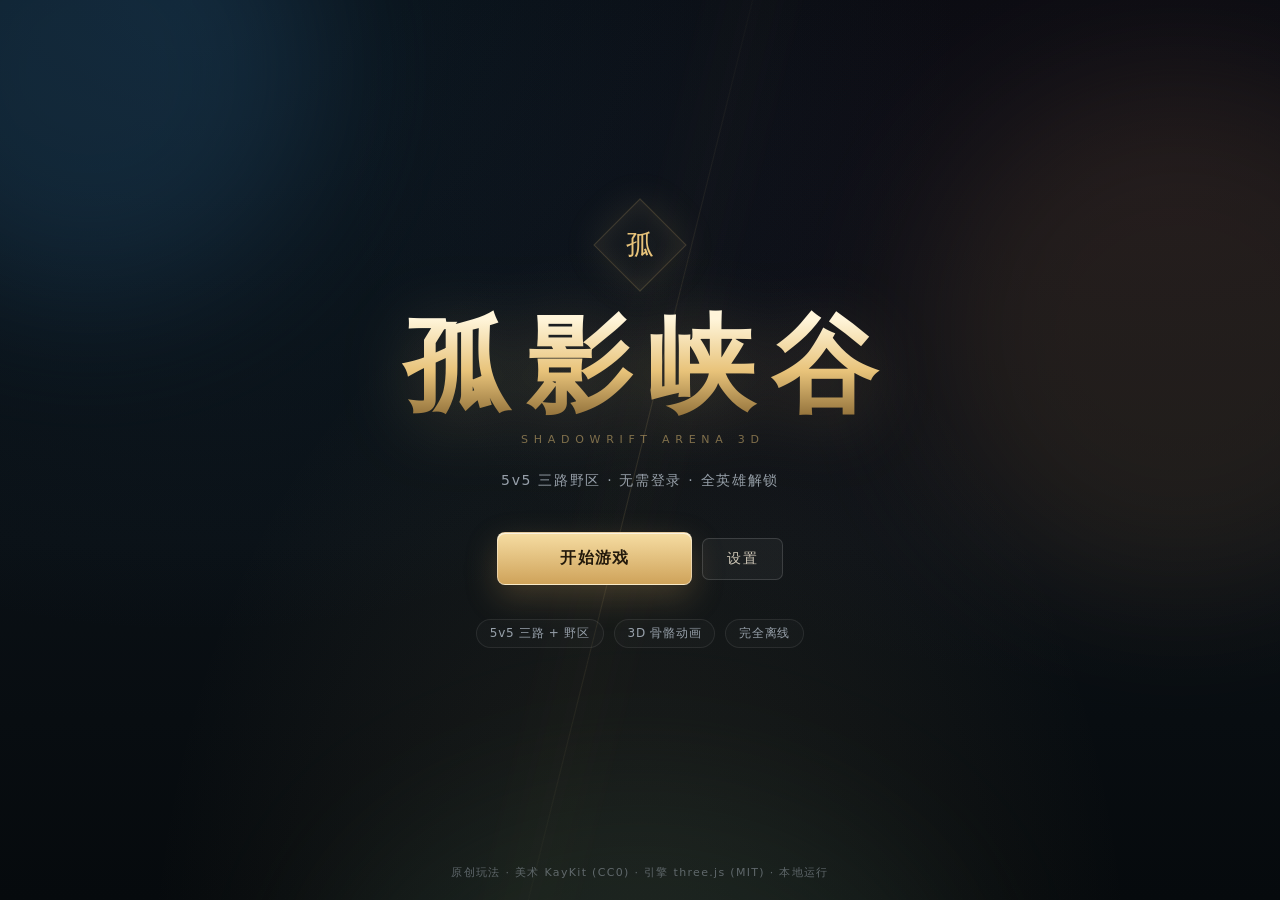
<file: v3/index.html>
<!DOCTYPE html>
<html lang="zh-CN">
<head>
<meta charset="UTF-8">
<meta name="viewport" content="width=device-width, initial-scale=1.0, maximum-scale=1.0, user-scalable=no">
<title>孤影峡谷 3D · 5v5 离线 MOBA</title>
<link rel="icon" href="data:,">
<link rel="stylesheet" href="css/style.css">
<link rel="stylesheet" href="css/hud3d.css">
<link rel="stylesheet" href="css/controls.css">
</head>
<body>
<div id="app">
  <div id="loading" class="loading">
    <div class="loading-card">
      <div class="loading-mark">孤</div>
      <h2>正在载入峡谷</h2>
      <div class="loading-bar"><i id="load-fill"></i></div>
      <p id="load-text">准备 3D 战场…</p>
      <p id="load-hint" class="load-hint">首次载入需要几秒</p>
    </div>
  </div>

  <!-- 主菜单 -->
  <section id="screen-menu" class="screen active">
    <div class="menu-bg">
      <span class="orb o1"></span>
      <span class="orb o2"></span>
      <span class="orb o3"></span>
      <span class="beam"></span>
    </div>
    <div class="menu-content">
      <div class="title-mark"><span>孤</span></div>
      <h1 class="game-title">孤影峡谷</h1>
      <p class="game-sub">SHADOWRIFT ARENA 3D</p>
      <p class="game-tag">5v5 三路野区 · 无需登录 · 全英雄解锁</p>
      <div class="menu-actions">
        <button id="btn-start" class="btn btn-primary" disabled>开始游戏</button>
        <button id="btn-settings-menu" class="btn btn-ghost">设置</button>
      </div>
      <div class="feature-row">
        <span>5v5 三路 + 野区</span>
        <span>3D 骨骼动画</span>
        <span>完全离线</span>
      </div>
    </div>
    <p class="menu-foot">原创玩法 · 美术 KayKit (CC0) · 引擎 three.js (MIT) · 本地运行</p>
  </section>

  <!-- 选人 -->
  <section id="screen-select" class="screen">
    <header class="select-head">
      <button id="btn-back-menu" class="btn btn-ghost">返回</button>
      <div class="select-title">
        <h2>选择英雄</h2>
        <p class="sub">全部英雄已解锁 · 队友与敌人由 AI 补位 · 5v5 三路</p>
      </div>
      <div class="select-head-right">
        <div id="difficulty-group" class="difficulty-group" title="敌方英雄强度">
          <span>难度</span>
          <button data-diff="easy">轻松</button>
          <button data-diff="normal" class="active">标准</button>
          <button data-diff="hard">凶悍</button>
        </div>
        <button id="btn-settings-select" class="btn btn-ghost">设置</button>
        <button id="btn-random" class="btn btn-ghost">随机英雄</button>
        <button id="btn-enter" class="btn btn-primary">进入峡谷</button>
      </div>
    </header>
    <div class="select-body">
      <div class="select-left">
        <div id="hero-preview-panel" class="hero-preview-panel">
          <canvas id="hero-preview"></canvas>
          <span class="preview-label">英雄预览 · 自动展示</span>
        </div>
        <aside id="hero-detail" class="hero-detail"></aside>
      </div>
      <div class="select-right">
        <div id="lineup-preview" class="lineup-preview"></div>
        <div id="hero-grid" class="hero-grid"></div>
        <div class="select-info">
          <div class="info-tile"><b>三路 + 打野</b><span>上中下三路推进，队友与敌人由 AI 补位</span></div>
          <div class="info-tile"><b>暴君争夺</b><span>2:00 刷新，击杀后全队获得强化</span></div>
          <div class="info-tile"><b>推塔规则</b><span>打穿一路内塔后，敌方水晶才可被攻击</span></div>
          <div class="info-tile"><b>操作提示</b><span>摇杆移动 · 点技能施放 · 拖动瞄准 · 普攻锁定</span></div>
        </div>
        <div class="select-footer">
          <span>点击卡片切换英雄</span>
          <span>难度影响敌方属性与反应</span>
          <span>5v5 三路 · 暴君 · 全英雄解锁</span>
        </div>
      </div>
    </div>
  </section>

  <!-- 对局 -->
  <section id="screen-game" class="screen">
    <div id="scene"></div>

    <div class="hud">
      <div class="hud-top">
        <div class="hud-pill" id="hud-timer">0:00</div>
        <div class="hud-pill hud-score">
          <span class="score-blue">0</span>
          <b>:</b>
          <span class="score-red">0</span>
        </div>
        <div class="hud-pill hud-gold">金币 <b id="hud-gold">0</b></div>
        <div class="hud-top-right">
          <div class="minimap-wrap">
            <canvas id="minimap" width="220" height="220"></canvas>
            <span class="minimap-label">Tab / 点击查看战况</span>
          </div>
          <div class="hud-btns">
            <button id="btn-scoreboard" class="hud-btn">战况</button>
            <button id="btn-shop" class="hud-btn">商店<kbd>B</kbd></button>
            <button id="btn-mute" class="hud-btn">音效</button>
            <button id="btn-pause" class="hud-btn">暂停</button>
          </div>
        </div>
      </div>

      <div id="ally-panel" class="ally-panel"></div>
      <div id="killfeed" class="killfeed"></div>
      <div id="kill-banner" class="kill-banner"></div>

      <div class="hud-bottom">
        <div class="hero-plate">
          <div class="hero-avatar" id="hero-avatar">
            <span id="hero-emblem">雷</span>
            <b id="hero-level">1</b>
          </div>
          <div class="hero-bars">
            <div class="hero-name-row">
              <span id="hero-name">雷恩</span>
              <span id="hero-role">上路</span>
            </div>
            <div class="bar hp"><i id="hp-fill"></i><span id="hp-text"></span></div>
            <div class="bar mana"><i id="mana-fill"></i><span id="mana-text"></span></div>
            <div class="bar xp"><i id="xp-fill"></i></div>
          </div>
        </div>

        <div class="skill-dock" id="skill-dock">
          <div class="passive-badge" id="passive-badge">被动</div>
          <button class="skill" data-skill="0">
            <span class="key">Q</span><span class="sname"></span><span class="mana-cost"></span>
            <div class="cd-mask"></div><span class="cd-text"></span>
          </button>
          <button class="skill" data-skill="1">
            <span class="key">W</span><span class="sname"></span><span class="mana-cost"></span>
            <div class="cd-mask"></div><span class="cd-text"></span>
          </button>
          <button class="skill" data-skill="2">
            <span class="key">E</span><span class="sname"></span><span class="mana-cost"></span>
            <div class="cd-mask"></div><span class="cd-text"></span>
          </button>
          <button id="btn-attack" class="attack-btn" aria-label="普攻"><span>普攻</span></button>
        </div>

        <div class="hud-actions">
          <button id="btn-shop-bottom" class="hud-btn">商店 B</button>
          <div class="hint">左键移动/攻击 · Q W E 技能 · 滚轮缩放 · Tab 记分板</div>
        </div>
      </div>

      <div id="joystick" class="joystick">
        <div class="joy-ring"></div>
        <div id="joystick-knob" class="joy-knob"></div>
        <span class="joy-label">移动</span>
      </div>
      <div id="skill-cancel" class="skill-cancel" aria-hidden="true">
        <span class="skill-cancel-icon">×</span>
        <span class="skill-cancel-label">拖到此处取消</span>
      </div>
      <div id="fps-meter" class="fps-meter">60 FPS</div>

      <div id="respawn-banner" class="respawn hidden"></div>
      <div id="toast" class="toast hidden"></div>
    </div>

    <div id="shop-panel" class="shop-panel hidden">
      <div class="panel-head">
        <h3>战场补给</h3>
        <span id="shop-gold">金币 0</span>
        <button id="btn-shop-close" class="close" aria-label="关闭商店">×</button>
      </div>
      <div id="shop-items" class="shop-items"></div>
      <p class="shop-note">升级立即生效 · 最多叠加 5 层</p>
    </div>

    <div id="scoreboard" class="scoreboard hidden">
      <div class="scoreboard-card">
        <div class="panel-head">
          <h3>战况</h3>
          <span class="scoreboard-tip">按住 Tab 查看 · 松开关闭</span>
        </div>
        <div id="scoreboard-body"></div>
      </div>
    </div>

    <div id="pause-overlay" class="overlay hidden">
      <div class="overlay-card">
        <h2>暂停</h2>
        <p class="muted">5v5 · 三路战场暂时停歇</p>
        <div class="overlay-actions">
          <button id="btn-resume" class="btn btn-primary">继续游戏</button>
          <button id="btn-restart" class="btn btn-ghost">重新开始</button>
          <button id="btn-quit" class="btn btn-ghost">返回选人</button>
          <button id="btn-settings-pause" class="btn btn-ghost">设置</button>
          <button id="btn-sound" class="btn btn-ghost">音效：开</button>
          <button id="btn-quality" class="btn btn-ghost">画质：高清</button>
        </div>
      </div>
    </div>

    <div id="result-overlay" class="overlay hidden">
      <div class="overlay-card result-card">
        <h2 id="result-title">胜利</h2>
        <p id="result-sub" class="muted"></p>
        <div id="result-stats" class="result-stats"></div>
        <div class="overlay-actions">
          <button id="btn-again" class="btn btn-primary">再来一局</button>
          <button id="btn-result-select" class="btn btn-ghost">返回选人</button>
        </div>
      </div>
    </div>
  </section>
</div>

<div id="settings-overlay" class="settings-overlay hidden">
  <div class="settings-card">
    <div class="settings-head">
      <h2>设置</h2>
      <span class="muted">修改会立即生效并保存在本机</span>
      <button id="btn-settings-close" class="close" aria-label="关闭设置">×</button>
    </div>
    <div id="settings-body" class="settings-body"></div>
    <div class="settings-foot">
      <button id="btn-settings-reset" class="btn btn-ghost">恢复默认</button>
      <button id="btn-settings-done" class="btn btn-primary">完成</button>
    </div>
  </div>
</div>

<div id="layout-editor" class="layout-editor hidden">
  <div class="layout-bar">
    <div class="layout-copy">
      <b>自定义按键位置</b>
      <span>拖动摇杆、技能区或普攻键调整位置 · 松手即保存 · 对局暂停中</span>
    </div>
    <div class="layout-actions">
      <button id="btn-layout-reset" class="btn btn-ghost">重置位置</button>
      <button id="btn-layout-done" class="btn btn-primary">完成调整</button>
    </div>
  </div>
</div>

<script src="vendor/three.min.js"></script>
<script src="vendor/GLTFLoader.js"></script>
<script src="vendor/SkeletonUtils.js"></script>
<script src="js/data.js"></script>
<script src="js/utils.js"></script>
<script src="js/audio.js"></script>
<script src="js/settings.js"></script>
<script src="js/assets.js"></script>
<script src="js/preview.js"></script>
<script src="js/portraits.js"></script>
<script src="js/view.js"></script>
<script src="js/vfx3d.js"></script>
<script src="js/entities.js"></script>
<script src="js/ai.js"></script>
<script src="js/game.js"></script>
<script src="js/ui.js"></script>
<script src="js/touch-ui.js"></script>
<script src="js/main.js"></script>
</body>
</html>
</file>
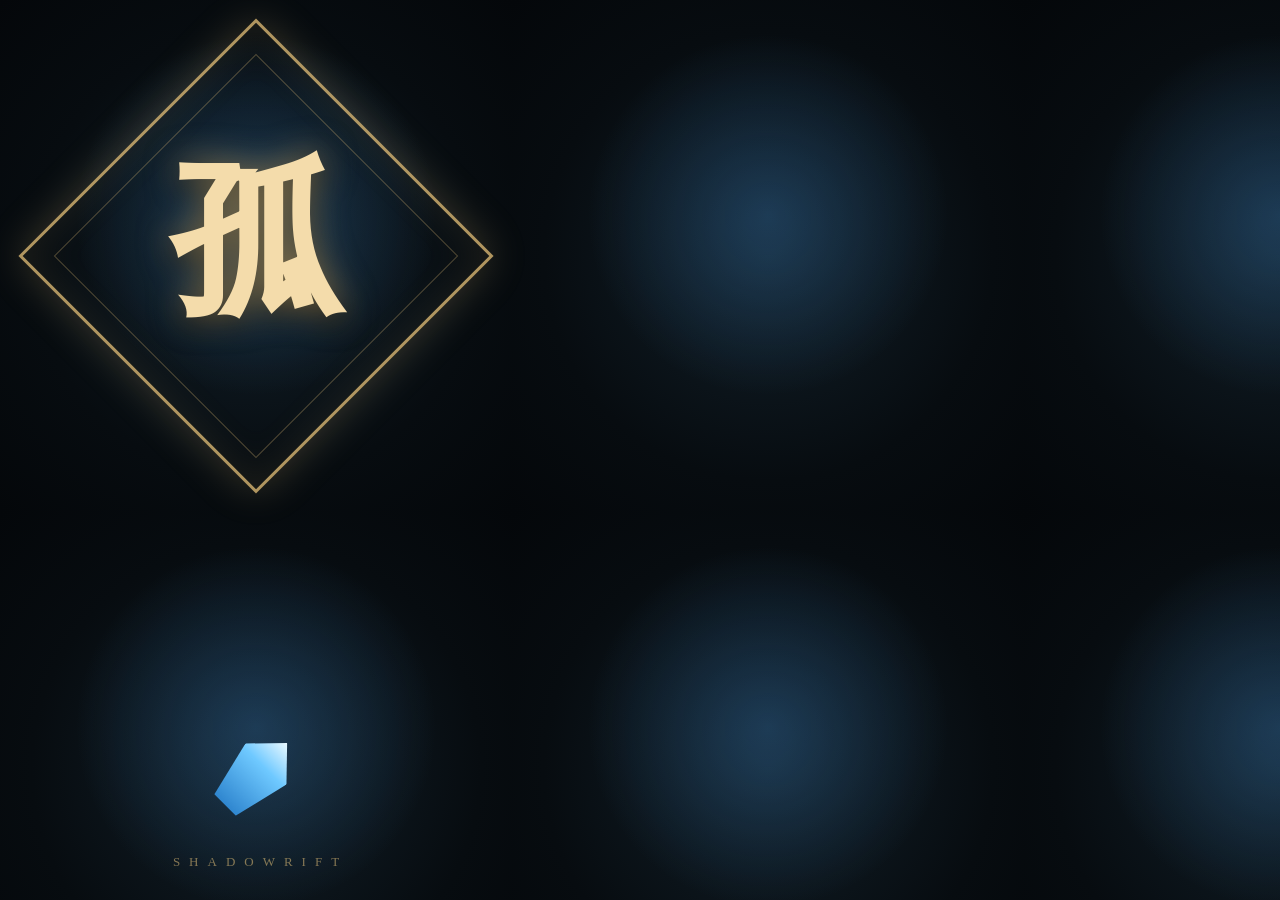
<file: android/icon.html>
<!DOCTYPE html>
<html>
<head>
<meta charset="UTF-8">
<style>
  * { margin: 0; padding: 0; box-sizing: border-box; }
  html, body { width: 512px; height: 512px; overflow: hidden; }
  body {
    background:
      radial-gradient(circle at 50% 42%, rgba(74,168,255,0.22), transparent 46%),
      radial-gradient(circle at 50% 50%, #12202a 0%, #070c10 62%, #04070a 100%);
    display: grid; place-items: center;
    font-family: "Microsoft YaHei", serif;
  }
  .diamond {
    position: absolute; width: 336px; height: 336px;
    border: 3px solid rgba(232,195,122,0.75);
    transform: rotate(45deg);
    box-shadow: 0 0 42px rgba(232,195,122,0.22), inset 0 0 42px rgba(232,195,122,0.1);
  }
  .diamond::after {
    content: ''; position: absolute; inset: 22px;
    border: 1px solid rgba(232,195,122,0.3);
  }
  .char {
    position: relative; z-index: 2;
    font-size: 172px; font-weight: 800; color: #f4dcab;
    text-shadow: 0 0 34px rgba(232,195,122,0.55), 0 8px 26px rgba(0,0,0,0.8);
    transform: translateY(-14px);
  }
  .crystal {
    position: absolute; width: 58px; height: 88px; bottom: 82px;
    background: linear-gradient(180deg, #eaf9ff, #6fc9ff 38%, #2f86cf);
    clip-path: polygon(50% 0, 100% 34%, 76% 100%, 24% 100%, 0 34%);
    filter: drop-shadow(0 0 22px rgba(90,200,255,0.8));
    transform: rotate(45deg);
  }
  .sub {
    position: absolute; bottom: 30px; z-index: 2;
    font-size: 13px; letter-spacing: 9px; padding-left: 9px;
    color: rgba(232,195,122,0.55);
  }
</style>
</head>
<body>
  <div class="diamond"></div>
  <div class="char">孤</div>
  <div class="crystal"></div>
  <div class="sub">SHADOWRIFT</div>
</body>
</html>
</file>
<file: v3/css/style.css>
:root {
  --gold: #e8c37a;
  --gold-strong: #ffdd98;
  --text: #e9e2d3;
  --muted: #97a0aa;
  --line: rgba(232, 195, 122, 0.2);
  --blue: #4aa8ff;
  --red: #ff5f6d;
}

* { box-sizing: border-box; margin: 0; padding: 0; }
html, body, #app { height: 100%; }
body {
  font-family: "Microsoft YaHei UI", "Microsoft YaHei", "PingFang SC", system-ui, sans-serif;
  background: #070b0f;
  color: var(--text);
  overflow: hidden;
  -webkit-font-smoothing: antialiased;
  user-select: none;
}
button { font-family: inherit; }
.hidden { display: none !important; }

.screen { position: absolute; inset: 0; display: none; }
.screen.active { display: block; }

/* ---------- 通用按钮 ---------- */
.btn {
  border: 1px solid rgba(255, 255, 255, 0.14);
  background: rgba(255, 255, 255, 0.04);
  color: var(--text);
  padding: 11px 24px;
  border-radius: 7px;
  font-size: 14px;
  letter-spacing: 0.08em;
  cursor: pointer;
  transition: transform 0.15s ease, border-color 0.15s ease, background 0.15s ease;
}
.btn:hover { border-color: rgba(232, 195, 122, 0.5); }
.btn:active { transform: translateY(1px); }
.btn-primary {
  background: linear-gradient(180deg, #f6dda3, #cfa35a);
  color: #241a0c;
  font-weight: 700;
  border: 1px solid rgba(255, 255, 255, 0.4);
  box-shadow: 0 12px 32px rgba(202, 161, 92, 0.25), inset 0 1px 0 rgba(255, 255, 255, 0.65);
}
.btn-primary:hover { filter: brightness(1.06); border-color: rgba(255, 255, 255, 0.55); }
.btn-ghost { color: #cfc7b7; }

/* ---------- 主菜单 ---------- */
#screen-menu {
  background:
    radial-gradient(ellipse at 50% 115%, rgba(232, 195, 122, 0.1), transparent 55%),
    radial-gradient(ellipse at 15% 0%, rgba(50, 110, 160, 0.16), transparent 50%),
    radial-gradient(ellipse at 90% 20%, rgba(120, 60, 120, 0.1), transparent 50%),
    linear-gradient(180deg, #05090c, #0a1015 60%, #060a0d);
  overflow: hidden;
}
.menu-bg { position: absolute; inset: 0; pointer-events: none; }
.orb {
  position: absolute; border-radius: 50%; filter: blur(70px); opacity: 0.4;
  animation: orbFloat 16s ease-in-out infinite alternate;
}
.o1 { width: 460px; height: 460px; left: -140px; top: -160px; background: rgba(45, 105, 150, 0.55); }
.o2 { width: 520px; height: 520px; right: -160px; top: 8%; background: rgba(150, 110, 50, 0.35); animation-delay: -5s; }
.o3 { width: 620px; height: 420px; left: 50%; bottom: -300px; transform: translateX(-50%); background: rgba(45, 80, 70, 0.5); animation-delay: -9s; }
@keyframes orbFloat {
  from { transform: translate3d(0, 0, 0) scale(1); }
  to { transform: translate3d(30px, -26px, 0) scale(1.08); }
}
.beam {
  position: absolute; left: 50%; top: -20%; width: 1px; height: 140%;
  background: linear-gradient(180deg, transparent, rgba(232, 195, 122, 0.25), transparent);
  box-shadow: 0 0 60px 20px rgba(232, 195, 122, 0.05);
  transform: rotate(14deg);
  opacity: 0.6;
}
.menu-content {
  position: relative; z-index: 2; height: 100%;
  display: flex; flex-direction: column; align-items: center; justify-content: center;
  gap: 12px; text-align: center; padding: 40px 24px 80px;
}
.title-mark {
  width: 66px; height: 66px; border: 1px solid var(--line);
  display: grid; place-items: center; transform: rotate(45deg);
  margin-bottom: 20px; background: rgba(232, 195, 122, 0.04);
  box-shadow: 0 0 40px rgba(232, 195, 122, 0.12), inset 0 0 22px rgba(232, 195, 122, 0.08);
}
.title-mark span { transform: rotate(-45deg); font-size: 28px; color: var(--gold); letter-spacing: 0; }
.game-title {
  font-size: clamp(54px, 8.4vw, 106px);
  font-weight: 800;
  letter-spacing: 0.16em;
  padding-left: 0.16em;
  line-height: 1.05;
  background: linear-gradient(180deg, #fff5da 8%, #e8c37a 55%, #8a6a35 100%);
  -webkit-background-clip: text; background-clip: text; color: transparent;
  filter: drop-shadow(0 10px 36px rgba(232, 195, 122, 0.22));
}
.game-sub { letter-spacing: 0.52em; padding-left: 0.52em; color: rgba(232, 195, 122, 0.5); font-size: 11px; }
.game-tag { margin-top: 14px; color: var(--muted); font-size: 14px; letter-spacing: 0.12em; }
.menu-actions { margin-top: 30px; }
.menu-actions .btn-primary { padding: 15px 62px; font-size: 16px; border-radius: 8px; }
.feature-row { display: flex; gap: 10px; margin-top: 22px; flex-wrap: wrap; justify-content: center; }
.feature-row span {
  border: 1px solid rgba(255, 255, 255, 0.08); background: rgba(255, 255, 255, 0.02);
  padding: 5px 13px; border-radius: 999px; font-size: 12px; color: var(--muted); letter-spacing: 0.06em;
}
.menu-foot {
  position: absolute; bottom: 20px; left: 0; right: 0; text-align: center;
  font-size: 11px; letter-spacing: 0.12em; color: rgba(151, 160, 170, 0.55);
}

/* ---------- 选人 ---------- */
#screen-select {
  background:
    radial-gradient(ellipse at 12% 0%, rgba(74, 168, 255, 0.09), transparent 45%),
    radial-gradient(ellipse at 90% 95%, rgba(232, 195, 122, 0.06), transparent 45%),
    #0a0f14;
  overflow-y: auto;
}
.select-head {
  position: sticky; top: 0; z-index: 5;
  display: flex; align-items: center; justify-content: space-between; gap: 18px;
  padding: 18px 34px;
  border-bottom: 1px solid rgba(255, 255, 255, 0.06);
  background: rgba(8, 13, 18, 0.82);
  backdrop-filter: blur(14px);
}
.select-title h2 { font-size: 21px; letter-spacing: 0.16em; font-weight: 700; }
.select-title .sub { font-size: 11px; color: var(--muted); margin-top: 4px; letter-spacing: 0.08em; }
.select-head-right { display: flex; gap: 10px; align-items: center; }
.select-head-right .btn-primary { padding: 11px 30px; }
.select-body {
  display: grid; grid-template-columns: 390px 1fr; gap: 22px;
  max-width: 1460px; margin: 0 auto; padding: 24px 34px 48px;
}
.hero-detail {
  position: sticky; top: 96px; align-self: start;
  border: 1px solid rgba(255, 255, 255, 0.07);
  border-radius: 16px;
  padding: 24px;
  background: linear-gradient(165deg, rgba(27, 34, 42, 0.85), rgba(11, 15, 20, 0.94));
  box-shadow: 0 30px 80px rgba(0, 0, 0, 0.35);
}
.detail-head { display: flex; gap: 16px; align-items: center; }
.detail-emblem {
  width: 70px; height: 70px; border-radius: 50%; flex: none;
  display: grid; place-items: center; font-size: 28px; font-weight: 700; color: #fff;
  background: radial-gradient(circle at 30% 22%, var(--c, #ff9d3d), #111820 130%);
  border: 2px solid rgba(255, 255, 255, 0.25);
  box-shadow: 0 10px 30px rgba(0, 0, 0, 0.45), inset 0 0 22px rgba(255, 255, 255, 0.08);
}
.detail-head h2 { font-size: 28px; letter-spacing: 0.08em; }
.detail-head p { font-size: 12px; color: var(--muted); margin-top: 5px; letter-spacing: 0.06em; }
.lore { margin: 16px 0; font-size: 12px; line-height: 1.8; color: rgba(207, 199, 183, 0.7); }
.detail-meta { display: flex; flex-direction: column; gap: 7px; margin-bottom: 18px; }
.meta-line { display: flex; align-items: center; gap: 12px; font-size: 11px; color: var(--muted); }
.meta-line > span { width: 30px; flex: none; letter-spacing: 0.06em; }
.pips { display: flex; gap: 4px; flex: 1; }
.pips i { height: 5px; flex: 1; border-radius: 3px; background: rgba(255, 255, 255, 0.07); }
.pips i.on { background: linear-gradient(90deg, #d9b06a, #f2d9a2); box-shadow: 0 0 8px rgba(232, 195, 122, 0.25); }
.detail-nums {
  display: grid; grid-template-columns: repeat(4, 1fr); gap: 8px;
  border-top: 1px solid rgba(255, 255, 255, 0.06);
  border-bottom: 1px solid rgba(255, 255, 255, 0.06);
  padding: 12px 0; margin-bottom: 16px;
}
.detail-nums div { text-align: center; }
.detail-nums b { display: block; font-size: 16px; color: #f0e3c8; font-weight: 600; }
.detail-nums span { font-size: 10px; color: var(--muted); letter-spacing: 0.08em; }
.passive-block {
  background: rgba(232, 195, 122, 0.045);
  border: 1px solid rgba(232, 195, 122, 0.14);
  border-radius: 9px; padding: 11px 13px; margin-bottom: 14px;
}
.passive-block b { font-size: 12px; color: var(--gold); letter-spacing: 0.06em; }
.passive-block p { font-size: 11px; color: rgba(207, 199, 183, 0.75); line-height: 1.7; margin-top: 4px; }
.skill-row { display: flex; gap: 11px; padding: 9px 0; border-top: 1px dashed rgba(255, 255, 255, 0.05); }
.skill-row:first-child { border-top: none; }
.skill-key {
  width: 28px; height: 28px; flex: none; border-radius: 7px;
  display: grid; place-items: center; font-size: 12px; font-weight: 700;
  color: var(--gold); border: 1px solid rgba(232, 195, 122, 0.3); background: rgba(232, 195, 122, 0.06);
}
.skill-row .skill-body b { font-size: 12px; letter-spacing: 0.04em; }
.skill-row .skill-body p { font-size: 11px; line-height: 1.7; color: rgba(207, 199, 183, 0.7); margin-top: 3px; }
.skill-row .skill-body .cd-info { font-size: 10px; color: rgba(151, 160, 170, 0.7); letter-spacing: 0.05em; }
.detail-note { margin-top: 14px; font-size: 10px; color: rgba(151, 160, 170, 0.6); text-align: center; letter-spacing: 0.08em; }

.hero-grid { display: grid; grid-template-columns: repeat(4, minmax(160px, 1fr)); gap: 14px; align-content: start; }
.hero-card {
  position: relative; overflow: hidden;
  display: flex; flex-direction: column; align-items: stretch;
  text-align: left; color: var(--text); cursor: pointer;
  border: 1px solid rgba(255, 255, 255, 0.07);
  border-radius: 14px; padding: 18px;
  background: linear-gradient(160deg, rgba(31, 39, 47, 0.6), rgba(12, 17, 22, 0.92));
  transition: transform 0.18s ease, border-color 0.18s ease, box-shadow 0.18s ease;
}
.hero-card::before {
  content: ''; position: absolute; inset: 0; pointer-events: none;
  background: radial-gradient(circle at 88% 0%, var(--c, #fff), transparent 52%);
  opacity: 0.13;
}
.hero-card:hover { transform: translateY(-4px); border-color: rgba(232, 195, 122, 0.35); }
.hero-card.selected {
  border-color: var(--gold);
  box-shadow: 0 0 0 1px rgba(232, 195, 122, 0.4), 0 20px 50px rgba(0, 0, 0, 0.45);
}
.hero-card.selected::after {
  content: '已选择'; position: absolute; top: 12px; right: 12px;
  font-size: 9px; letter-spacing: 0.1em; color: #241a0c;
  background: linear-gradient(180deg, #f2d9a2, #cfa35a);
  padding: 3px 8px; border-radius: 999px; font-weight: 700;
}
.card-top { display: flex; gap: 13px; align-items: center; }
.card-emblem {
  width: 54px; height: 54px; flex: none; border-radius: 50%;
  display: grid; place-items: center; font-size: 22px; font-weight: 700; color: #fff;
  background: radial-gradient(circle at 30% 22%, var(--c, #fff), #10161c 130%);
  border: 2px solid rgba(255, 255, 255, 0.22);
  box-shadow: 0 8px 22px rgba(0, 0, 0, 0.4);
}
.card-name { font-size: 17px; letter-spacing: 0.06em; font-weight: 700; }
.card-name em { font-style: normal; font-size: 11px; color: var(--muted); margin-left: 7px; letter-spacing: 0.04em; font-weight: 400; }
.role-chip {
  display: inline-block; margin-top: 5px; font-size: 10px; letter-spacing: 0.1em;
  color: var(--gold); border: 1px solid rgba(232, 195, 122, 0.25);
  background: rgba(232, 195, 122, 0.05); padding: 2px 8px; border-radius: 999px;
}
.card-stats { margin-top: 14px; display: flex; flex-direction: column; gap: 6px; }
.card-stat-line { display: flex; align-items: center; gap: 9px; font-size: 9px; color: rgba(151, 160, 170, 0.8); letter-spacing: 0.06em; }
.card-stat-line > span { width: 26px; }
.card-stat-line .pips i { height: 3px; }
.card-skillline { margin-top: 13px; padding-top: 11px; border-top: 1px dashed rgba(255, 255, 255, 0.06); font-size: 10px; color: rgba(207, 199, 183, 0.55); letter-spacing: 0.04em; white-space: nowrap; overflow: hidden; text-overflow: ellipsis; }

/* ---------- 对局 ---------- */
#screen-game { background: #05080a; overflow: hidden; }
#game-canvas { position: absolute; inset: 0; width: 100%; height: 100%; display: block; cursor: crosshair; touch-action: none; }

.hud { position: absolute; inset: 0; pointer-events: none; z-index: 2; }
.hud button { pointer-events: auto; }
.hud-top { position: absolute; top: 14px; left: 16px; right: 16px; display: flex; align-items: flex-start; gap: 8px; }
.hud-pill {
  background: rgba(7, 11, 15, 0.72); border: 1px solid rgba(255, 255, 255, 0.08);
  backdrop-filter: blur(8px); padding: 7px 13px; border-radius: 8px;
  color: #dfd6c5; letter-spacing: 0.08em; font-size: 12px;
}
.hud-score b { color: var(--gold-strong); font-size: 14px; margin: 0 3px; }
.hud-gold b { color: #ffd166; }
.hud-top-right { margin-left: auto; display: flex; align-items: center; gap: 8px; }
.hud-btn {
  background: rgba(9, 14, 19, 0.82); color: var(--text);
  border: 1px solid rgba(255, 255, 255, 0.13); border-radius: 8px;
  padding: 8px 12px; font-size: 12px; letter-spacing: 0.05em; cursor: pointer;
  backdrop-filter: blur(8px);
}
.hud-btn:hover { border-color: rgba(232, 195, 122, 0.45); color: var(--gold-strong); }
kbd {
  font-family: inherit; font-size: 9px; border: 1px solid rgba(255, 255, 255, 0.2);
  border-radius: 3px; padding: 0 4px; margin-left: 5px; color: var(--muted);
}
.enemy-chip {
  display: flex; flex-direction: column; gap: 4px;
  background: rgba(30, 10, 12, 0.66); border: 1px solid rgba(255, 92, 92, 0.25);
  padding: 6px 10px; border-radius: 8px; min-width: 132px;
  font-size: 10px; color: #ffc9c9; letter-spacing: 0.04em;
}
.enemy-hp { height: 3px; background: rgba(0, 0, 0, 0.65); border-radius: 2px; overflow: hidden; }
.enemy-hp i { display: block; height: 100%; width: 100%; background: linear-gradient(90deg, #b33, #ff6b6b); transition: width 0.15s linear; }

.hud-bottom { position: absolute; left: 16px; right: 16px; bottom: 14px; display: flex; align-items: flex-end; gap: 16px; }
.hero-plate {
  display: flex; gap: 12px; align-items: center; min-width: 316px;
  background: linear-gradient(180deg, rgba(13, 19, 25, 0.88), rgba(7, 11, 15, 0.92));
  border: 1px solid rgba(255, 255, 255, 0.08); border-radius: 14px;
  padding: 12px 15px; backdrop-filter: blur(8px);
}
.hero-avatar {
  position: relative; width: 60px; height: 60px; flex: none; border-radius: 50%;
  display: grid; place-items: center; font-size: 24px; font-weight: 700; color: #fff;
  border: 2px solid var(--gold);
  background: radial-gradient(circle at 30% 22%, var(--hero-color, #ff9d3d), #10161c 135%);
  box-shadow: 0 0 24px rgba(232, 195, 122, 0.16);
}
.hero-avatar b {
  position: absolute; right: -5px; bottom: -5px;
  width: 23px; height: 23px; border-radius: 50%;
  display: grid; place-items: center; font-size: 11px;
  background: #0d1217; border: 1px solid var(--gold); color: var(--gold-strong);
}
.hero-bars { flex: 1; display: flex; flex-direction: column; gap: 4px; min-width: 170px; }
.hero-name-row { display: flex; justify-content: space-between; font-size: 12px; color: #d8cfbd; letter-spacing: 0.05em; }
.hero-name-row span:last-child { color: var(--muted); font-size: 10px; }
.bar { position: relative; height: 12px; background: rgba(0, 0, 0, 0.55); border-radius: 6px; overflow: hidden; border: 1px solid rgba(255, 255, 255, 0.05); }
.bar i { position: absolute; inset: 0 auto 0 0; width: 100%; border-radius: 6px; transition: width 0.12s linear; }
.bar.hp i { background: linear-gradient(90deg, #2f9c53, #6fe392); }
.bar.mana { height: 8px; }
.bar.mana i { background: linear-gradient(90deg, #3768b8, #67a9ff); }
.bar.xp { height: 3px; border: none; border-radius: 2px; }
.bar.xp i { background: linear-gradient(90deg, #a06bff, #dcc2ff); border-radius: 2px; }
.bar span { position: absolute; inset: 0; display: grid; place-items: center; font-size: 9px; color: rgba(255, 255, 255, 0.92); text-shadow: 0 1px 2px #000; letter-spacing: 0.03em; }

.skill-dock { display: flex; gap: 9px; align-items: flex-end; margin: 0 auto; pointer-events: auto; }
.passive-badge {
  width: 46px; height: 46px; border-radius: 10px; display: grid; place-items: center;
  font-size: 11px; color: var(--gold); letter-spacing: 0.05em;
  background: rgba(9, 13, 18, 0.85); border: 1px solid rgba(232, 195, 122, 0.22);
  cursor: help;
}
.skill {
  position: relative; width: 66px; height: 66px; border-radius: 12px; overflow: hidden;
  border: 1px solid rgba(232, 195, 122, 0.28);
  background: linear-gradient(180deg, rgba(34, 29, 20, 0.94), rgba(11, 11, 9, 0.96));
  color: var(--text); cursor: pointer; display: flex; flex-direction: column; align-items: center; justify-content: center;
  transition: border-color 0.15s ease, transform 0.1s ease;
}
.skill:hover { border-color: rgba(232, 195, 122, 0.6); }
.skill:active { transform: translateY(1px); }
.skill .key {
  position: absolute; top: 4px; left: 5px; font-size: 9px; color: var(--gold);
  border: 1px solid rgba(232, 195, 122, 0.4); border-radius: 3px; padding: 0 3px;
}
.skill .sname { font-size: 11px; color: #eadfc8; margin-top: 7px; letter-spacing: 0.03em; }
.skill .mana-cost { position: absolute; bottom: 4px; right: 6px; font-size: 9px; color: #82b7ff; }
.skill .cd-mask { position: absolute; inset: 0; background: rgba(0, 0, 0, 0.66); display: none; }
.skill.cooling .cd-mask { display: block; }
.skill .cd-text {
  position: absolute; inset: 0; display: none; place-items: center;
  font-size: 20px; font-weight: 700; color: #ffe9ae; text-shadow: 0 2px 8px #000;
}
.skill.cooling .cd-text { display: grid; }
.skill.no-mana { border-color: rgba(90, 140, 220, 0.3); }
.skill.no-mana .mana-cost { color: #ff8f8f; }
.skill.no-mana .sname { color: #9fb2c9; }

.hud-actions { display: flex; flex-direction: column; align-items: flex-end; gap: 6px; }
.gold-btn { color: #ffd166; }
.hint {
  font-size: 10px; color: rgba(210, 200, 180, 0.55); letter-spacing: 0.03em;
  background: rgba(7, 11, 15, 0.55); border-radius: 6px; padding: 5px 9px;
  pointer-events: none;
}

.toast {
  position: absolute; top: 76px; left: 50%; transform: translateX(-50%);
  background: rgba(7, 11, 15, 0.88); border: 1px solid rgba(232, 195, 122, 0.28);
  color: #f2e6c9; padding: 9px 22px; border-radius: 999px;
  font-size: 13px; letter-spacing: 0.06em; z-index: 4; pointer-events: none;
  transition: opacity 0.25s ease, transform 0.25s ease;
  box-shadow: 0 10px 30px rgba(0, 0, 0, 0.4);
  white-space: nowrap;
}
.toast.hidden { opacity: 0; transform: translate(-50%, -6px); }
.respawn {
  position: absolute; top: 122px; left: 50%; transform: translateX(-50%);
  background: rgba(40, 9, 12, 0.82); border: 1px solid rgba(255, 92, 92, 0.35);
  color: #ffd7d7; padding: 10px 28px; border-radius: 10px;
  font-size: 13px; letter-spacing: 0.1em; z-index: 4; white-space: nowrap;
}
.tip {
  position: absolute; bottom: 118px; left: 50%; transform: translateX(-50%);
  font-size: 11px; color: rgba(230, 220, 200, 0.8); letter-spacing: 0.05em;
  background: rgba(7, 11, 15, 0.62); border: 1px solid rgba(255, 255, 255, 0.07);
  padding: 7px 16px; border-radius: 999px; z-index: 2; pointer-events: none;
  transition: opacity 0.6s ease; white-space: nowrap;
}
.tip.hidden { opacity: 0; }

/* ---------- 商店 ---------- */
.shop-panel {
  position: absolute; right: 16px; bottom: 130px; width: 330px; z-index: 6;
  background: linear-gradient(180deg, rgba(19, 25, 31, 0.97), rgba(8, 12, 16, 0.98));
  border: 1px solid rgba(232, 195, 122, 0.22); border-radius: 14px;
  padding: 16px; box-shadow: 0 30px 80px rgba(0, 0, 0, 0.55);
  pointer-events: auto;
}
.panel-head { display: flex; align-items: center; gap: 10px; margin-bottom: 12px; }
.panel-head h3 { font-size: 14px; letter-spacing: 0.12em; color: var(--gold-strong); flex: 1; }
#shop-gold { font-size: 11px; color: #ffd166; }
.close { background: none; border: none; color: var(--muted); font-size: 20px; line-height: 1; cursor: pointer; }
.close:hover { color: var(--text); }
.shop-items { display: flex; flex-direction: column; gap: 8px; }
.shop-item {
  display: flex; align-items: center; gap: 10px;
  padding: 10px; border-radius: 10px;
  background: rgba(255, 255, 255, 0.03); border: 1px solid rgba(255, 255, 255, 0.07);
}
.shop-item .icon {
  width: 38px; height: 38px; flex: none; border-radius: 8px;
  display: grid; place-items: center; font-size: 14px; color: var(--gold);
  background: rgba(232, 195, 122, 0.08); border: 1px solid rgba(232, 195, 122, 0.2);
}
.shop-item .info { flex: 1; min-width: 0; }
.shop-item .info b { font-size: 12px; display: block; margin-bottom: 2px; letter-spacing: 0.04em; }
.shop-item .info p { font-size: 10px; color: var(--muted); }
.shop-item .own { font-size: 9px; color: rgba(151, 160, 170, 0.6); margin-top: 2px; }
.shop-item .buy {
  background: rgba(232, 195, 122, 0.12); color: var(--gold-strong);
  border: 1px solid rgba(232, 195, 122, 0.3); border-radius: 7px;
  font-size: 11px; padding: 7px 9px; cursor: pointer; min-width: 72px;
  transition: background 0.15s ease;
}
.shop-item .buy:hover:not(:disabled) { background: rgba(232, 195, 122, 0.22); }
.shop-item .buy:disabled { opacity: 0.4; cursor: not-allowed; }
.shop-note { margin-top: 10px; font-size: 9px; color: rgba(151, 160, 170, 0.6); text-align: center; letter-spacing: 0.06em; }

/* ---------- 覆盖层 ---------- */
.overlay {
  position: absolute; inset: 0; z-index: 10;
  display: grid; place-items: center;
  background: rgba(3, 6, 9, 0.66);
  backdrop-filter: blur(7px);
  pointer-events: auto;
}
.overlay-card {
  width: min(500px, 90vw);
  background: linear-gradient(180deg, rgba(23, 30, 37, 0.98), rgba(9, 13, 17, 0.99));
  border: 1px solid rgba(232, 195, 122, 0.22);
  border-radius: 18px; padding: 32px;
  text-align: center;
  box-shadow: 0 40px 120px rgba(0, 0, 0, 0.6);
}
.overlay-card h2 {
  font-size: 30px; letter-spacing: 0.22em; padding-left: 0.22em; margin-bottom: 8px;
  background: linear-gradient(180deg, #fff5da, #e0b96f);
  -webkit-background-clip: text; background-clip: text; color: transparent;
}
.result-card.lose h2 {
  background: linear-gradient(180deg, #ffe0e0, #d96a6a);
  -webkit-background-clip: text; background-clip: text;
}
.muted { color: var(--muted); font-size: 12px; letter-spacing: 0.05em; }
.overlay-actions { display: flex; flex-direction: column; gap: 10px; margin-top: 26px; }
.overlay-actions .btn { width: 100%; }
.result-stats { display: grid; grid-template-columns: repeat(4, 1fr); gap: 8px; margin-top: 18px; }
.result-stats div {
  background: rgba(255, 255, 255, 0.03); border: 1px solid rgba(255, 255, 255, 0.06);
  border-radius: 10px; padding: 11px 6px;
}
.result-stats b { display: block; font-size: 18px; color: #f3e3bf; margin-bottom: 3px; font-weight: 600; }
.result-stats span { font-size: 10px; color: var(--muted); letter-spacing: 0.06em; }

/* ---------- 小屏适配 ---------- */
@media (max-width: 1120px) {
  .select-body { grid-template-columns: 1fr; }
  .hero-detail { position: static; min-height: 0; }
  .hero-grid { grid-template-columns: repeat(2, minmax(180px, 1fr)); }
  .hint { display: none; }
  .hero-plate { min-width: 260px; }
}
@media (max-width: 760px) {
  .select-head { padding: 14px 16px; flex-wrap: wrap; }
  .select-body { padding: 16px; }
  .hero-grid { grid-template-columns: 1fr 1fr; }
  .hud-top { flex-wrap: wrap; }
  .enemy-chip { display: none; }
  .hero-plate { min-width: 0; padding: 9px 11px; }
  .hero-avatar { width: 48px; height: 48px; font-size: 19px; }
  .skill { width: 54px; height: 54px; }
  .skill .sname { font-size: 9px; }
  .hud-actions .hud-btn { display: none; }
  .hud-actions .hint { display: none; }
  .skill-dock { gap: 6px; }
  .passive-badge { display: none; }
  .shop-panel { width: min(330px, 92vw); right: 4vw; bottom: 118px; }
  .tip { display: none; }
}
</file>
<file: v3/css/hud3d.css>
/* ================= 3D 版新增 ================= */
#scene { position: absolute; inset: 0; overflow: hidden; background: #05080a; cursor: crosshair; touch-action: none; }
#scene canvas { display: block; width: 100%; height: 100%; }

.loading {
  position: fixed; inset: 0; z-index: 100;
  display: grid; place-items: center;
  background:
    radial-gradient(ellipse at 50% 40%, rgba(232,195,122,0.07), transparent 55%),
    linear-gradient(180deg, #05090c, #0a1015 60%, #060a0d);
  transition: opacity 0.5s ease;
}
.loading.done { opacity: 0; pointer-events: none; }
.loading-card { width: min(420px, 86vw); text-align: center; }
.loading-mark {
  width: 58px; height: 58px; margin: 0 auto 22px; border: 1px solid var(--line);
  display: grid; place-items: center; transform: rotate(45deg);
  color: var(--gold); font-size: 26px; background: rgba(232,195,122,0.04);
}
.loading-card h2 { font-size: 20px; letter-spacing: 0.18em; margin-bottom: 18px; color: #e8dfcc; }
.loading-bar { height: 4px; border-radius: 3px; background: rgba(255,255,255,0.08); overflow: hidden; }
.loading-bar i { display: block; height: 100%; width: 0%; border-radius: 3px; background: linear-gradient(90deg, #b98b48, #ffe1a3); transition: width 0.25s ease; }
.loading-card p { margin-top: 12px; font-size: 11px; color: var(--muted); letter-spacing: 0.08em; }
.load-hint { color: rgba(151,160,170,0.5) !important; }

.select-right { display: flex; flex-direction: column; gap: 14px; min-width: 0; }
.lineup-preview {
  display: flex; flex-wrap: wrap; gap: 8px; align-items: center;
  border: 1px solid rgba(255,255,255,0.06); border-radius: 12px;
  background: rgba(255,255,255,0.02); padding: 12px 14px;
  font-size: 11px; color: var(--muted); letter-spacing: 0.05em;
}
.lineup-preview b { color: var(--gold); font-weight: 600; }
.lineup-slot {
  display: inline-flex; align-items: center; gap: 6px;
  padding: 4px 10px; border-radius: 999px;
  border: 1px solid rgba(255,255,255,0.08); background: rgba(10,14,18,0.6);
  color: #cfc7b7; font-size: 11px;
}
.lineup-slot i { width: 7px; height: 7px; border-radius: 50%; background: var(--c, #888); box-shadow: 0 0 8px var(--c, #888); }
.lineup-slot.player { border-color: rgba(232,195,122,0.5); color: var(--gold-strong); }
.lane-tag {
  display: inline-block; margin-left: 7px; padding: 2px 7px; border-radius: 999px;
  border: 1px solid rgba(74,168,255,0.28); background: rgba(74,168,255,0.08);
  color: #9fd2ff; font-size: 10px; letter-spacing: 0.06em; vertical-align: middle;
}

.hud-top-right { display: flex; flex-direction: column; align-items: flex-end; gap: 8px; margin-left: auto; }
.minimap-wrap {
  position: relative; width: 196px; height: 196px; border-radius: 12px; overflow: hidden;
  border: 1px solid rgba(232,195,122,0.22);
  background: rgba(5,9,11,0.78);
  box-shadow: 0 12px 40px rgba(0,0,0,0.45), inset 0 0 40px rgba(0,0,0,0.4);
  pointer-events: auto; cursor: pointer;
}
#minimap { width: 100%; height: 100%; display: block; }
.minimap-label {
  position: absolute; left: 8px; bottom: 6px; font-size: 9px; color: rgba(230,220,200,0.5);
  letter-spacing: 0.06em;
}
.hud-btns { display: flex; gap: 8px; }

.ally-panel {
  position: absolute; top: 64px; left: 16px; width: 236px;
  display: flex; flex-direction: column; gap: 5px; pointer-events: none;
}
.ally-row {
  display: flex; align-items: center; gap: 8px;
  background: rgba(7,11,15,0.72); border: 1px solid rgba(255,255,255,0.07);
  border-radius: 8px; padding: 6px 8px; backdrop-filter: blur(6px);
}
.ally-row.dead { opacity: 0.55; }
.ally-face {
  width: 26px; height: 26px; border-radius: 50%; flex: none;
  display: grid; place-items: center; font-size: 12px; font-weight: 700; color: #fff;
  background: radial-gradient(circle at 30% 22%, var(--c, #4aa8ff), #10161c 130%);
  border: 1px solid rgba(255,255,255,0.25);
}
.ally-info { flex: 1; min-width: 0; }
.ally-line { display: flex; align-items: center; justify-content: space-between; font-size: 10px; color: #cfc7b7; letter-spacing: 0.03em; }
.ally-line span:last-child { color: var(--muted); font-size: 9px; }
.ally-hp { height: 4px; margin-top: 3px; border-radius: 2px; background: rgba(0,0,0,0.6); overflow: hidden; }
.ally-hp i { display: block; height: 100%; width: 100%; background: linear-gradient(90deg,#2f9c53,#6fe392); transition: width 0.15s linear; }

.killfeed {
  position: absolute; top: 300px; right: 16px; width: 268px;
  display: flex; flex-direction: column; gap: 4px; align-items: flex-end;
  pointer-events: none; font-size: 10px;
}
.killfeed .feed-item {
  background: rgba(7,11,15,0.76); border: 1px solid rgba(255,255,255,0.07);
  border-radius: 6px; padding: 4px 9px; color: #cfc7b7; letter-spacing: 0.03em;
  animation: feedIn 0.2s ease;
  max-width: 100%; white-space: nowrap; overflow: hidden; text-overflow: ellipsis;
}
.killfeed .feed-item .b { color: #7fc1ff; }
.killfeed .feed-item .r { color: #ff8f8f; }
.killfeed .feed-item .g { color: var(--gold); }
@keyframes feedIn { from { opacity: 0; transform: translateX(10px); } to { opacity: 1; transform: none; } }

.kill-banner {
  position: absolute; top: 24%; left: 50%; transform: translate(-50%, -50%) scale(0.9);
  font-size: clamp(26px, 4.4vw, 48px); font-weight: 800; letter-spacing: 0.22em;
  color: #ffe4ad; text-shadow: 0 0 24px rgba(232,195,122,0.5), 0 6px 30px rgba(0,0,0,0.7);
  opacity: 0; pointer-events: none; white-space: nowrap; transition: opacity 0.25s ease, transform 0.25s ease;
  z-index: 5;
}
.kill-banner.show { opacity: 1; transform: translate(-50%, -50%) scale(1); }
.kill-banner.bad { color: #ff9a9a; text-shadow: 0 0 24px rgba(255,80,80,0.45), 0 6px 30px rgba(0,0,0,0.7); }

.scoreboard {
  position: absolute; inset: 0; z-index: 9;
  display: grid; place-items: center;
  background: rgba(4,7,10,0.35);
  pointer-events: none; backdrop-filter: blur(2px);
}
.scoreboard-card {
  width: min(760px, 94vw);
  background: linear-gradient(180deg, rgba(18,24,30,0.97), rgba(8,12,16,0.98));
  border: 1px solid rgba(232,195,122,0.22); border-radius: 14px;
  padding: 18px 20px 20px; box-shadow: 0 30px 100px rgba(0,0,0,0.6);
}
.scoreboard-tip { font-size: 10px; color: var(--muted); }
.sb-team { margin-top: 10px; }
.sb-team h4 { font-size: 11px; letter-spacing: 0.12em; margin-bottom: 6px; }
.sb-team.blue h4 { color: #8fd0ff; }
.sb-team.red h4 { color: #ff9d9d; }
.sb-table { width: 100%; border-collapse: collapse; font-size: 11px; }
.sb-table th { color: rgba(151,160,170,0.75); font-weight: 400; text-align: center; padding: 5px 6px; border-bottom: 1px solid rgba(255,255,255,0.06); letter-spacing: 0.06em; }
.sb-table th:first-child, .sb-table td:first-child { text-align: left; }
.sb-table td { padding: 6px; text-align: center; color: #d6cdbb; border-bottom: 1px solid rgba(255,255,255,0.035); }
.sb-table tr.you td { color: var(--gold-strong); background: rgba(232,195,122,0.05); }
.sb-table tr.dead td { opacity: 0.55; }
.sb-hero { display: inline-flex; align-items: center; gap: 6px; }
.sb-hero i { width: 16px; height: 16px; border-radius: 50%; display: inline-block; background: radial-gradient(circle at 30% 30%, var(--c), #111 140%); border: 1px solid rgba(255,255,255,0.2); }
.sb-hero em { font-style: normal; color: var(--muted); font-size: 9px; }

.unit-nameplate {
  position: absolute; z-index: 3; transform: translate(-50%, -100%);
  font-size: 11px; letter-spacing: 0.04em; color: #dfe8f2; white-space: nowrap;
  text-shadow: 0 1px 3px #000, 0 0 8px rgba(0,0,0,0.6);
  pointer-events: none;
}
.unit-nameplate.enemy { color: #ffb4b4; }
.unit-nameplate .lv { color: var(--gold); font-size: 9px; margin-left: 4px; }
.unit-nameplate .st { color: #9fb2c9; font-size: 9px; margin-left: 5px; }
.dmg-number {
  position: absolute; z-index: 4; transform: translate(-50%, -50%);
  font-size: 14px; font-weight: 700; color: #fff1d0; pointer-events: none;
  text-shadow: 0 1px 3px #000, 0 0 10px rgba(0,0,0,0.5);
  will-change: transform, opacity;
}
.dmg-number.heal { color: #7dffa8; }
.dmg-number.big { font-size: 19px; }
.dmg-number.player { color: #ffe066; }

@media (max-width: 1120px) {
  .minimap-wrap { width: 150px; height: 150px; }
  .killfeed { top: 246px; width: 220px; }
  .ally-panel { width: 210px; }
  .lineup-preview { font-size: 10px; }
}
@media (max-width: 760px) {
  .minimap-wrap { width: 112px; height: 112px; }
  .hud-top .hud-pill:nth-child(3) { display: none; }
  .ally-panel { top: 62px; width: 168px; }
  .ally-row { padding: 4px 6px; }
  .killfeed { top: 226px; width: 170px; }
  .hud-bottom { gap: 8px; }
  .hud-actions { display: none; }
  .skill { width: 52px; height: 52px; }
  .skill .sname { font-size: 9px; }
  .passive-badge { display: none; }
  .scoreboard-card { padding: 12px; }
  .sb-table { font-size: 9px; }
  .sb-table td, .sb-table th { padding: 4px 3px; }
}
.unit-nameplate.ally { color: #a9d6ff; }
.unit-nameplate.player { color: #ffe6a3; }
.hud-score .score-blue { color: #7fc1ff; font-weight: 700; }
.hud-score .score-red { color: #ff8f8f; font-weight: 700; }
.unit-nameplate.enemy { color: #ff8f8f; }

/* 英雄 3D 预览 */
.select-left { display: flex; flex-direction: column; gap: 14px; min-width: 0; }
.hero-preview-panel {
  position: relative; height: 252px; overflow: hidden;
  border: 1px solid rgba(232,195,122,0.18); border-radius: 16px;
  background:
    radial-gradient(ellipse at 50% 68%, rgba(74,168,255,0.16), transparent 60%),
    linear-gradient(180deg, rgba(18,24,30,0.9), rgba(7,11,15,0.96));
  box-shadow: inset 0 0 60px rgba(0,0,0,0.5);
}
#hero-preview { width: 100%; height: 100%; display: block; }
.preview-label {
  position: absolute; left: 12px; bottom: 10px; font-size: 9px; letter-spacing: 0.08em;
  color: rgba(232,195,122,0.55);
}
.select-left .hero-detail { position: static; }
.hero-preview-panel::after {
  content: ''; position: absolute; inset: 0; pointer-events: none;
  background: linear-gradient(180deg, transparent 65%, rgba(4,7,10,0.35));
}
@media (max-height: 640px) and (orientation: landscape) {
  .select-left { display: none; }
}

.difficulty-group {
  display: inline-flex; align-items: center; gap: 4px;
  padding: 4px; border-radius: 999px;
  border: 1px solid rgba(255,255,255,0.08);
  background: rgba(255,255,255,0.025);
}
.difficulty-group > span { font-size: 10px; color: var(--muted); margin: 0 4px 0 6px; letter-spacing: 0.06em; }
.difficulty-group button {
  border: none; background: transparent; color: var(--muted);
  font-size: 11px; padding: 5px 10px; border-radius: 999px; cursor: pointer;
  letter-spacing: 0.04em; transition: background 0.15s ease, color 0.15s ease;
}
.difficulty-group button:hover { color: var(--text); }
.difficulty-group button.active {
  background: linear-gradient(180deg, #f2d9a2, #cfa35a);
  color: #241a0c; font-weight: 700;
}
@media (max-height: 640px) and (orientation: landscape) {
  .difficulty-group > span { display: inline; font-size: 9px; margin: 0 2px 0 4px; }
  .difficulty-group button { padding: 4px 8px; font-size: 10px; }
}


/* 画面暗角与轻微调色 */
#scene::after {
  content: ''; position: absolute; inset: 0; pointer-events: none;
  background: radial-gradient(ellipse at 50% 48%, transparent 50%, rgba(0,0,0,0.38) 100%);
}
#scene canvas { filter: saturate(1.06) contrast(1.025); }


.card-lore {
  margin: 8px 0 0; font-size: 10px; line-height: 1.6;
  color: rgba(207,199,183,0.6); letter-spacing: 0.02em;
  display: -webkit-box; -webkit-line-clamp: 2; -webkit-box-orient: vertical; overflow: hidden;
}
.card-kit {
  display: flex; flex-wrap: wrap; gap: 4px;
  margin-top: 12px; padding-top: 9px;
  border-top: 1px dashed rgba(255,255,255,0.06);
}
.card-kit span {
  display: inline-flex; align-items: center; gap: 4px;
  font-size: 9px; color: rgba(207,199,183,0.75);
  border: 1px solid rgba(255,255,255,0.07);
  background: rgba(255,255,255,0.025);
  border-radius: 5px; padding: 2px 6px; letter-spacing: 0.02em;
}
.card-kit i { font-style: normal; font-weight: 700; color: var(--gold); font-size: 8px; }
.select-info { display: none; }
.info-tile {
  background: rgba(255,255,255,0.028); border: 1px solid rgba(255,255,255,0.06);
  border-radius: 10px; padding: 10px 12px; min-height: 0;
  display: flex; flex-direction: column; justify-content: center;
}
.info-tile b { display: block; color: var(--gold); font-size: 11px; letter-spacing: 0.06em; margin-bottom: 3px; }
.info-tile span { display: block; color: var(--muted); font-size: 10px; line-height: 1.5; }
.select-footer {
  display: flex; gap: 14px; align-items: center; justify-content: flex-end;
  padding: 5px 2px 0; color: rgba(151,160,170,0.55);
  font-size: 9px; letter-spacing: 0.04em; flex-wrap: wrap;
}
.select-footer span::before { content: '·'; color: var(--gold); margin-right: 5px; }

/* 手机横屏 */
@media (max-height: 640px) and (orientation: landscape) {
  .menu-content { padding: 10px 18px 30px; gap: 6px; }
  .title-mark { width: 40px; height: 40px; margin-bottom: 6px; }
  .title-mark span { font-size: 19px; }
  .game-title { font-size: 44px; letter-spacing: 0.1em; padding-left: 0.1em; }
  .game-sub { font-size: 8px; letter-spacing: 0.3em; padding-left: 0.3em; }
  .game-tag { font-size: 11px; margin-top: 4px; }
  .menu-actions { margin-top: 12px; }
  .menu-actions .btn-primary { padding: 10px 44px; font-size: 14px; }
  .feature-row { margin-top: 8px; gap: 6px; }
  .feature-row span { padding: 3px 9px; font-size: 9px; }
  .menu-foot { display: none; }

  .select-head { padding: 7px 12px; gap: 8px; }
  .select-title h2 { font-size: 15px; letter-spacing: 0.08em; }
  .select-title .sub { display: none; }
  .select-head > .btn { padding: 7px 12px; font-size: 11px; }
  .select-head-right { gap: 5px; }
  .select-head-right .btn { padding: 7px 12px; font-size: 11px; }
  .select-head-right .btn-primary { padding: 7px 16px; }
  #screen-select.active { display: flex; flex-direction: column; overflow: hidden; }
  .select-head { flex: none; }
  .select-body {
    flex: 1; display: flex; flex-direction: column; min-height: 0;
    padding: 8px 12px 12px; overflow: hidden;
  }
  .select-left { display: none; }
  .select-right { flex: 1; display: flex; flex-direction: column; gap: 8px; min-height: 0; }
  .lineup-preview { display: none; }
  .select-footer { display: none; }
  .hero-grid {
    flex: 1; min-height: 0;
    grid-template-columns: repeat(4, minmax(0, 1fr));
    grid-template-rows: repeat(2, minmax(0, 1fr));
    gap: 8px;
  }
  .hero-card {
    display: flex; flex-direction: column; overflow: hidden;
    padding: 9px 10px; border-radius: 10px;
  }
  .card-top { gap: 8px; }
  .card-emblem { width: 34px; height: 34px; font-size: 14px; border-width: 1.5px; }
  .card-name { font-size: 13px; }
  .card-name em { font-size: 9px; margin-left: 4px; }
  .role-chip { font-size: 8px; padding: 1px 6px; margin-top: 2px; }
  .lane-tag { font-size: 8px; padding: 1px 5px; margin-left: 4px; }
  .card-lore { display: none; }
  .card-stats { margin-top: 6px; gap: 3px; }
  .card-stat-line { font-size: 8px; }
  .card-stat-line .pips i { height: 2px; }
  .card-kit { margin-top: auto; padding-top: 5px; gap: 3px; }
  .card-kit span { font-size: 8px; padding: 1px 4px; }
  .card-kit i { font-size: 7px; }
  .hero-card.selected::after { top: 5px; right: 5px; font-size: 8px; padding: 2px 5px; }

  .hud-top { top: 6px; left: 8px; right: 8px; gap: 4px; }
  .hud-pill { padding: 4px 8px; font-size: 10px; border-radius: 6px; }
  .hud-score b { font-size: 12px; }
  .hud-top-right { gap: 4px; }
  .minimap-wrap { width: 108px; height: 108px; border-radius: 8px; }
  .minimap-label { display: none; }
  .hud-btns { gap: 4px; }
  .hud-btn { padding: 5px 8px; font-size: 10px; border-radius: 6px; }
  kbd { display: none; }
  .ally-panel { top: 44px; left: 8px; width: 148px; gap: 3px; }
  .ally-row { padding: 3px 5px; border-radius: 6px; gap: 5px; }
  .ally-face { width: 20px; height: 20px; font-size: 9px; }
  .ally-line { font-size: 8px; }
  .ally-hp { height: 3px; margin-top: 2px; }
  .killfeed { top: 178px; right: 8px; width: 158px; font-size: 8px; gap: 3px; }
  .killfeed .feed-item { padding: 3px 6px; }
  .kill-banner { font-size: 22px; letter-spacing: 0.12em; }
  .hud-bottom { left: 8px; right: 8px; bottom: 8px; gap: 6px; }
  .hero-plate { min-width: 168px; padding: 6px 8px; gap: 7px; border-radius: 10px; }
  .hero-avatar { width: 40px; height: 40px; font-size: 16px; border-width: 1.5px; }
  .hero-avatar b { width: 18px; height: 18px; font-size: 9px; }
  .hero-bars { min-width: 96px; gap: 3px; }
  .hero-name-row { font-size: 10px; }
  .hero-name-row span:last-child { font-size: 8px; }
  .bar { height: 9px; }
  .bar.mana { height: 6px; }
  .bar span { font-size: 7px; }
  .bar.xp { height: 2px; }
  .skill-dock { gap: 5px; }
  .skill { width: 48px; height: 48px; border-radius: 8px; }
  .skill .key { font-size: 8px; top: 2px; left: 3px; }
  .skill .sname { font-size: 8px; margin-top: 6px; }
  .skill .mana-cost { font-size: 7px; bottom: 2px; right: 3px; }
  .skill .cd-text { font-size: 14px; }
  .passive-badge { display: none; }
  .hud-actions { display: none; }
  .respawn { top: 70px; font-size: 11px; padding: 6px 14px; }
  .toast { top: 52px; font-size: 10px; padding: 6px 12px; }
  .tip { display: none; }

  .shop-panel { bottom: 68px; right: 8px; width: 270px; max-height: calc(100% - 120px); overflow: auto; padding: 10px; }
  .shop-panel .panel-head { margin-bottom: 6px; }
  .shop-item { padding: 6px; gap: 6px; }
  .shop-item .icon { width: 28px; height: 28px; font-size: 11px; }
  .shop-item .info b { font-size: 10px; }
  .shop-item .info p { font-size: 8px; }
  .shop-item .own { font-size: 8px; }
  .shop-item .buy { font-size: 9px; padding: 5px 6px; min-width: 60px; }
  .shop-note { font-size: 8px; margin-top: 6px; }

  .scoreboard-card { width: calc(100vw - 24px); padding: 10px; max-height: calc(100vh - 20px); overflow: auto; }
  .sb-table { font-size: 8px; }
  .sb-table td, .sb-table th { padding: 3px; }
  .sb-team { margin-top: 6px; }

  .overlay-card { padding: 14px 18px; width: min(430px, 92vw); max-height: calc(100vh - 16px); overflow: auto; }
  .overlay-card h2 { font-size: 22px; margin-bottom: 4px; }
  .overlay-actions { gap: 5px; margin-top: 10px; }
  .overlay-actions .btn { padding: 7px; font-size: 12px; }
  .result-stats { margin-top: 8px; gap: 5px; }
  .result-stats div { padding: 6px 3px; }
  .result-stats b { font-size: 14px; margin-bottom: 1px; }
  .result-stats span { font-size: 8px; }
  .muted { font-size: 10px; }
}

/* 横屏平板：左侧预览+详情，右侧阵容+满高卡片 */
@media (max-height: 640px) and (orientation: landscape) and (min-width: 1000px) {
  .select-body {
    display: grid; grid-template-columns: minmax(310px, 0.9fr) minmax(0, 1.9fr);
    grid-template-rows: 1fr; gap: 12px;
    padding: 8px 12px 12px; max-width: none; overflow: hidden;
  }
  .select-left { display: flex; flex-direction: column; gap: 10px; min-height: 0; }
  .hero-preview-panel { flex: 1.15 1 0; height: auto; min-height: 0; }
  .select-left .hero-detail {
    display: block; flex: 1 1 0; min-height: 0; overflow: auto;
    align-self: stretch; padding: 14px 16px; border-radius: 12px;
    -webkit-mask-image: linear-gradient(to bottom, #000 calc(100% - 20px), transparent 100%);
    mask-image: linear-gradient(to bottom, #000 calc(100% - 20px), transparent 100%);
  }
  .select-left .hero-detail .detail-head h2 { font-size: 20px; }
  .select-left .hero-detail .detail-emblem { width: 52px; height: 52px; font-size: 21px; }
  .select-left .hero-detail .detail-head p { font-size: 10px; }
  .select-left .hero-detail .lore { margin: 8px 0; font-size: 10px; line-height: 1.6; }
  .select-left .hero-detail .detail-meta { margin-bottom: 8px; gap: 5px; }
  .select-left .hero-detail .detail-nums { padding: 8px 0; margin-bottom: 8px; }
  .select-left .hero-detail .detail-nums b { font-size: 14px; }
  .select-left .hero-detail .detail-nums span { font-size: 9px; }
  .select-left .hero-detail .passive-block { padding: 8px 10px; margin-bottom: 6px; }
  .select-left .hero-detail .skill-row { padding: 6px 0; }
  .select-left .hero-detail .skill-row .skill-body p { font-size: 10px; line-height: 1.55; }
  .select-left .hero-detail .detail-note { display: none; }
  .select-right { display: flex; flex-direction: column; gap: 8px; min-height: 0; }
  .lineup-preview { display: flex; flex: none; }
  .hero-grid {
    flex: 0 0 auto; min-height: 0;
    grid-template-columns: repeat(4, minmax(0, 1fr));
    grid-template-rows: auto auto;
  }
  .hero-card { display: flex; flex-direction: column; overflow: hidden; padding: 9px 10px; min-height: 150px; }
  .card-lore { display: none; }
  .card-kit { margin-top: auto; gap: 3px; }
  .card-kit span { font-size: 8px; padding: 1px 4px; }
  .card-kit i { font-size: 7px; }
  .select-info {
    display: grid; grid-template-columns: repeat(2, minmax(0, 1fr));
    gap: 8px; flex: 1 1 auto; min-height: 92px;
  }
  .select-footer { display: flex; }
}
</file>
<file: v3/css/controls.css>
/* ================= 触控布局 / 设置 / 立绘 ================= */
:root {
  --joy-size: 140px;
  --joy-opacity: 0.8;
  --skill-btn-size: 58px;
  --skill-opacity: 0.95;
  --attack-size: 94px;
  --minimap-scale: 1;
  --joy-off-x: 0px;
  --joy-off-y: 0px;
  --skill-off-x: 0px;
  --skill-off-y: 0px;
  --attack-off-x: 0px;
  --attack-off-y: 0px;
}

/* 技能冷却扫光 */
.skill .cd-mask {
  border-radius: 50%;
  background: rgba(0,0,0,0.62);
  background: conic-gradient(rgba(0,0,0,0.78) calc(var(--cd, 0) * 360deg), rgba(0,0,0,0.06) 0);
}
.skill { overflow: hidden; }
.skill.dragging {
  border-color: #ffe6a8 !important;
  box-shadow: 0 0 18px rgba(232,195,122,0.4), inset 0 0 16px rgba(232,195,122,0.12) !important;
  filter: brightness(1.16);
}

/* 拖拽取消施法 */
.skill-cancel {
  position: absolute; z-index: 7; right: 88px;
  bottom: calc(var(--attack-size) + var(--skill-btn-size) * 2.05 + 36px);
  width: 154px; height: 52px; border-radius: 14px;
  display: flex; align-items: center; justify-content: center; gap: 8px;
  border: 1.5px dashed rgba(255, 150, 150, 0.5);
  background: rgba(36, 8, 12, 0.52);
  color: rgba(255, 190, 190, 0.9);
  font-size: 11px; letter-spacing: 0.08em;
  pointer-events: none; visibility: hidden; opacity: 0;
  transform: translateY(8px) scale(0.94);
  transition: opacity 0.12s ease, transform 0.12s ease, background 0.12s ease;
  backdrop-filter: blur(5px);
  box-shadow: 0 8px 26px rgba(0, 0, 0, 0.35);
}
.skill-cancel.show { visibility: visible; opacity: 1; transform: translateY(0) scale(1); }
.skill-cancel.armed {
  color: #fff; border-color: #ffd4d4;
  background: rgba(196, 38, 58, 0.82);
  box-shadow: 0 0 26px rgba(255, 70, 90, 0.45);
  transform: scale(1.06);
}
.skill-cancel-icon {
  width: 24px; height: 24px; border-radius: 50%;
  display: grid; place-items: center; flex: none;
  border: 1px solid currentColor; font-size: 17px; line-height: 1;
}
body.left-hand .skill-cancel { right: auto; left: 88px; }
@media (max-height: 500px) {
  .skill-cancel {
    right: 70px; bottom: calc(var(--attack-size) + var(--skill-btn-size) * 1.9 + 22px);
    width: 132px; height: 44px; font-size: 10px;
  }
  body.left-hand .skill-cancel { left: 70px; }
}

/* 大招瞬时曝光与低血量压迫感 */
.skill-flash {
  position: fixed; inset: 0; z-index: 46; pointer-events: none;
  opacity: 0; background: #fff; mix-blend-mode: screen;
}
#screen-game::before {
  content: ''; position: absolute; inset: 0; z-index: 1; pointer-events: none;
  background:
    radial-gradient(ellipse at 50% 46%, transparent 52%, rgba(0,0,0,0.32) 100%),
    linear-gradient(180deg, rgba(0,0,0,0.22), transparent 16%, transparent 82%, rgba(0,0,0,0.24));
}
#screen-game::after {
  content: ''; position: absolute; inset: 0; z-index: 1; pointer-events: none;
  box-shadow: inset 0 0 0 rgba(190, 30, 50, 0);
  transition: box-shadow 0.35s ease;
}
body.low-hp #screen-game::after {
  box-shadow: inset 0 0 100px 0 rgba(190, 26, 46, 0.38);
}

.menu-actions { display: flex; gap: 10px; align-items: center; justify-content: center; }
.joystick, .attack-btn { display: none; }
.fps-meter {
  display: none; position: absolute; top: 56px; left: 50%; transform: translateX(-50%);
  z-index: 3; padding: 3px 8px; border-radius: 6px;
  background: rgba(4,8,11,0.6); border: 1px solid rgba(255,255,255,0.08);
  color: #a9e5b8; font-size: 10px; letter-spacing: 0.06em;
}
body.show-fps .fps-meter { display: block; }

/* 头像立绘 */
.card-emblem img, .detail-emblem img, .hero-avatar img, .ally-face img {
  width: 100%; height: 100%; object-fit: cover; display: block; border-radius: 50%;
}
.card-emblem, .detail-emblem, .hero-avatar, .ally-face { overflow: hidden; }
.hero-avatar img { border-radius: 50%; }

/* ---------- 触屏布局 ---------- */
body.touch-ui .hud-bottom { display: contents; }
body.touch-ui .hud-actions { display: none; }
body.touch-ui .hint { display: none; }
body.touch-ui .passive-badge { display: none; }

body.touch-ui .hero-plate {
  position: absolute; left: 16px; bottom: calc(var(--joy-size) + 30px);
  width: 258px; min-width: 0; padding: 8px 10px; gap: 9px; z-index: 2;
}
body.touch-ui .hero-avatar { width: 44px; height: 44px; font-size: 18px; flex: none; }
body.touch-ui .hero-avatar b { width: 18px; height: 18px; font-size: 9px; right: -4px; bottom: -4px; }
body.touch-ui .hero-bars { min-width: 0; }
body.touch-ui .hero-name-row { font-size: 11px; }
body.touch-ui .hero-name-row span:last-child { font-size: 9px; }
body.touch-ui .bar { height: 10px; }
body.touch-ui .bar.mana { height: 6px; }
body.touch-ui .bar.xp { height: 3px; }

.joystick {
  position: absolute; left: 18px; bottom: 18px; width: var(--joy-size); height: var(--joy-size);
  border-radius: 50%; z-index: 5; touch-action: none; opacity: var(--joy-opacity);
  transform: translate(var(--joy-off-x, 0px), var(--joy-off-y, 0px));
  background:
    radial-gradient(circle at 50% 50%, rgba(180,220,255,0.08) 0 28%, transparent 29%),
    radial-gradient(circle at 50% 50%, rgba(8,14,20,0.5) 0 58%, rgba(8,14,20,0.22) 59% 100%);
  border: 1.5px solid rgba(220,235,255,0.22);
  box-shadow: 0 8px 30px rgba(0,0,0,0.45), inset 0 0 26px rgba(120,180,255,0.08);
  user-select: none;
}
body.touch-ui .joystick { display: block; }
body.tap-move .joystick { display: none; }
.joy-ring {
  position: absolute; inset: 14%; border-radius: 50%;
  border: 1px dashed rgba(220,235,255,0.16);
}
.joy-knob {
  position: absolute; left: 28%; top: 28%; width: 44%; height: 44%;
  border-radius: 50%;
  background:
    radial-gradient(circle at 36% 30%, rgba(255,255,255,0.8), rgba(120,190,255,0.55) 32%, rgba(20,50,80,0.85) 80%);
  border: 1px solid rgba(220,240,255,0.55);
  box-shadow: 0 4px 16px rgba(0,0,0,0.5), 0 0 18px rgba(74,168,255,0.25);
  will-change: transform;
}
.joy-label {
  position: absolute; left: 0; right: 0; bottom: 7%; text-align: center;
  font-size: 9px; letter-spacing: 0.18em; color: rgba(220,235,255,0.55);
  pointer-events: none;
}
body.left-hand .joystick { left: auto; right: 18px; }

body.touch-ui .skill-dock {
  position: absolute; right: 16px; bottom: 16px; z-index: 4;
  width: calc(var(--attack-size) + var(--skill-btn-size) * 2.8);
  height: calc(var(--attack-size) + var(--skill-btn-size) * 2.05);
  display: block; margin: 0; pointer-events: none;
  transform: translate(var(--skill-off-x, 0px), var(--skill-off-y, 0px));
}
body.touch-ui .skill-dock .skill {
  position: absolute; width: var(--skill-btn-size); height: var(--skill-btn-size);
  border-radius: 50%; margin: 0; padding: 0; opacity: var(--skill-opacity);
  transform: translate(-50%, -50%); pointer-events: auto; touch-action: none;
  border: 1.5px solid rgba(232,195,122,0.45);
  background: radial-gradient(circle at 35% 28%, rgba(80,68,42,0.95), rgba(10,11,9,0.97));
  box-shadow: 0 6px 20px rgba(0,0,0,0.4), inset 0 0 16px rgba(232,195,122,0.05);
}
body.touch-ui .skill-dock .skill[data-skill="0"] { left: 12%; top: 60%; }
body.touch-ui .skill-dock .skill[data-skill="1"] { left: 33%; top: 28%; }
body.touch-ui .skill-dock .skill[data-skill="2"] { left: 62%; top: 10%; }
body.touch-ui .skill-dock .skill .key {
  position: absolute; top: 3px; left: 6px; font-size: 8px; padding: 0 2px;
}
body.touch-ui .skill-dock .skill .sname {
  font-size: 8px; margin-top: 7px; max-width: 84%; overflow: hidden;
  text-overflow: ellipsis; white-space: nowrap;
}
body.touch-ui .skill-dock .skill .mana-cost { font-size: 7px; bottom: 3px; right: 5px; }
body.touch-ui .skill-dock .skill .cd-text { font-size: 15px; }
body.touch-ui .skill-dock .skill.cooling .cd-mask { display: block; }
body.touch-ui .skill-dock .skill.cooling .sname { opacity: 0.15; }

.attack-btn {
  position: absolute; left: 78%; top: 75%;
  transform: translate(calc(-50% + var(--attack-off-x, 0px)), calc(-50% + var(--attack-off-y, 0px)));
  width: var(--attack-size); height: var(--attack-size); border-radius: 50%;
  align-items: center; justify-content: center; flex-direction: column; gap: 1px;
  color: #241a0c; border: 2px solid rgba(255,240,200,0.8);
  background: radial-gradient(circle at 35% 28%, #ffe6a8, #d4a75a 58%, #8f6a2e 100%);
  box-shadow: 0 8px 30px rgba(0,0,0,0.45), 0 0 22px rgba(232,195,122,0.3);
  font-size: 13px; font-weight: 800; letter-spacing: 0.08em;
  pointer-events: auto; touch-action: none; opacity: var(--skill-opacity);
  cursor: pointer; padding: 0;
}
body.touch-ui .attack-btn { display: flex; }
body.hide-attack .attack-btn { display: none !important; }
.attack-btn::before {
  content: ''; position: absolute; inset: 8px; border-radius: 50%;
  border: 1px solid rgba(90,60,20,0.35);
}
.attack-btn:active {
  transform: translate(calc(-50% + var(--attack-off-x, 0px)), calc(-50% + var(--attack-off-y, 0px))) scale(0.95);
}
body.left-hand .skill-dock {
  right: auto; left: 16px;
  transform: translate(var(--skill-off-x, 0px), var(--skill-off-y, 0px)) scaleX(-1);
}
body.left-hand .skill-dock .skill { transform: translate(-50%, -50%) scaleX(-1); }
body.left-hand .skill-dock .attack-btn {
  transform: translate(calc(-50% + var(--attack-off-x, 0px)), calc(-50% + var(--attack-off-y, 0px))) scaleX(-1);
}
body.left-hand .hero-plate { left: auto; right: 16px; }

/* 触屏时左上队友面板与血量条错开 */
@media (max-height: 500px) {
  body.touch-ui .hero-plate { width: 210px; padding: 6px 8px; gap: 7px; bottom: calc(var(--joy-size) + 20px); }
  body.touch-ui .hero-avatar { width: 34px; height: 34px; font-size: 15px; }
  body.touch-ui .hero-name-row { font-size: 10px; }
  body.touch-ui .bar { height: 8px; }
  body.touch-ui .bar.mana { height: 5px; }
  body.touch-ui .ally-panel { max-height: 128px; overflow: hidden; }
}

/* 小地图缩放 */
.minimap-wrap { transform: scale(var(--minimap-scale, 1)); transform-origin: top right; }

/* ---------- 设置面板 ---------- */
.settings-overlay {
  position: fixed; inset: 0; z-index: 60;
  display: grid; place-items: center;
  background: rgba(3,6,9,0.74); backdrop-filter: blur(9px);
}
.settings-card {
  width: min(900px, 94vw); max-height: 92vh;
  display: flex; flex-direction: column;
  background: linear-gradient(180deg, rgba(20,27,34,0.985), rgba(8,12,16,0.99));
  border: 1px solid rgba(232,195,122,0.24); border-radius: 16px;
  box-shadow: 0 40px 120px rgba(0,0,0,0.65);
}
.settings-head {
  display: flex; align-items: center; gap: 12px;
  padding: 16px 22px; border-bottom: 1px solid rgba(255,255,255,0.06);
}
.settings-head h2 { font-size: 22px; letter-spacing: 0.16em; color: var(--gold-strong); }
.settings-head .muted { font-size: 10px; }
.settings-head .close { margin-left: auto; }
.settings-body {
  flex: 1; min-height: 0; overflow: auto;
  display: grid; grid-template-columns: 1fr 1fr; gap: 6px 26px;
  padding: 14px 22px 20px;
}
.settings-section { min-width: 0; }
.settings-section h3 {
  font-size: 11px; letter-spacing: 0.14em; color: var(--gold);
  padding: 10px 0 6px; border-bottom: 1px solid rgba(232,195,122,0.14); margin-bottom: 4px;
}
.setting-row {
  display: flex; align-items: center; justify-content: space-between; gap: 12px;
  min-height: 38px; padding: 5px 0; border-bottom: 1px dashed rgba(255,255,255,0.045);
}
.setting-row .setting-label { font-size: 12px; color: #d7cebc; }
.setting-row .setting-hint { display: block; font-size: 9px; color: rgba(151,160,170,0.6); margin-top: 2px; }
.setting-control { display: flex; align-items: center; gap: 8px; flex: none; }
.setting-control input[type="range"] {
  width: 128px; accent-color: #d9b06a; height: 4px; cursor: pointer;
}
.setting-control .val { min-width: 40px; text-align: right; font-size: 10px; color: var(--gold); }
.segmented { display: flex; border: 1px solid rgba(255,255,255,0.1); border-radius: 7px; overflow: hidden; }
.segmented button {
  border: none; background: transparent; color: var(--muted);
  padding: 6px 10px; font-size: 10px; cursor: pointer; letter-spacing: 0.04em;
}
.segmented button.active { background: rgba(232,195,122,0.18); color: var(--gold-strong); font-weight: 700; }
.switch {
  width: 42px; height: 22px; border-radius: 999px; border: 1px solid rgba(255,255,255,0.14);
  background: rgba(0,0,0,0.4); position: relative; cursor: pointer; padding: 0;
}
.switch::after {
  content: ''; position: absolute; top: 2px; left: 2px; width: 16px; height: 16px;
  border-radius: 50%; background: #7a8390; transition: transform 0.15s ease, background 0.15s ease;
}
.switch.on { background: rgba(232,195,122,0.25); border-color: rgba(232,195,122,0.4); }
.switch.on::after { transform: translateX(20px); background: #ffe2a6; }
.setting-action {
  border: 1px solid rgba(232,195,122,0.32); background: rgba(232,195,122,0.08);
  color: var(--gold-strong); border-radius: 7px; padding: 5px 14px;
  font-size: 10px; letter-spacing: 0.06em; cursor: pointer;
}
.setting-action:active { background: rgba(232,195,122,0.2); }
.layout-editor {
  position: fixed; inset: 0; z-index: 55; pointer-events: none;
  background: radial-gradient(circle at 50% 60%, rgba(4,8,12,0.06), rgba(2,4,7,0.42));
}
.layout-editor.hidden { display: none; }
.layout-bar {
  pointer-events: auto; position: absolute; top: 10px; left: 50%; transform: translateX(-50%);
  width: min(760px, 94vw); display: flex; align-items: center; gap: 14px;
  padding: 10px 16px; border-radius: 12px;
  background: rgba(9,14,19,0.92); border: 1px solid rgba(232,195,122,0.32);
  box-shadow: 0 12px 40px rgba(0,0,0,0.55); backdrop-filter: blur(8px);
}
.layout-bar .layout-copy { min-width: 0; }
.layout-bar b { display: block; color: var(--gold-strong); font-size: 13px; letter-spacing: 0.1em; }
.layout-bar span { display: block; color: var(--muted); font-size: 9px; margin-top: 2px; }
.layout-bar .layout-actions { margin-left: auto; display: flex; gap: 8px; flex: none; }
.layout-bar .btn { padding: 7px 16px; font-size: 11px; }
body.layout-editing .joystick,
body.layout-editing .skill-dock .skill,
body.layout-editing .attack-btn {
  outline: 2px dashed rgba(255,220,150,0.9); outline-offset: 3px;
  filter: drop-shadow(0 0 12px rgba(232,195,122,0.35));
}
body.layout-editing #pause-overlay { display: none !important; }
body.layout-editing .joystick,
body.layout-editing .skill-dock,
body.layout-editing .skill-dock .skill,
body.layout-editing .attack-btn { touch-action: none; }
body.layout-editing .joystick,
body.layout-editing .skill-dock .skill,
body.layout-editing .attack-btn { cursor: move; }
body.layout-editing .joystick { pointer-events: auto; }
body.layout-editing .skill-dock { pointer-events: auto; }
body.layout-editing .skill-dock .skill,
body.layout-editing .attack-btn { pointer-events: auto; }

.settings-foot {
  display: flex; gap: 10px; justify-content: flex-end;
  padding: 12px 22px; border-top: 1px solid rgba(255,255,255,0.06);
}
@media (max-height: 640px) and (orientation: landscape) {
  .settings-body { grid-template-columns: 1fr 1fr; padding: 6px 16px 8px; gap: 0 18px; }
  .settings-head { padding: 10px 16px; }
  .settings-head h2 { font-size: 18px; }
  .settings-section h3 { padding: 5px 0 3px; margin-bottom: 2px; }
  .setting-row { min-height: 26px; padding: 1px 0; }
  .setting-row .setting-label { font-size: 11px; }
  .setting-row .setting-hint { display: none; }
  .setting-control input[type="range"] { width: 100px; }
  .settings-foot { padding: 8px 16px; }
}
@media (max-width: 760px) and (orientation: landscape) {
  .settings-body { grid-template-columns: 1fr; }
}

.joystick { pointer-events: auto; }
body.hide-ally .ally-panel { display: none; }
body.touch-ui .skill-dock .skill { touch-action: none; }

.sb-hero i { background-size: cover; background-position: center 30%; }
.ally-face img, .hero-avatar img, .detail-emblem img, .card-emblem img { pointer-events: none; }

.new-chip {
  display: inline-block; margin-left: 5px; padding: 0 4px;
  border-radius: 4px; border: 1px solid rgba(127,220,255,0.5);
  color: #bdefff; font-size: 8px; font-style: normal; vertical-align: 2px;
  background: rgba(127,220,255,0.12);
}

/* 桌面/大屏选人页满高度 */
@media (min-height: 641px) {
  #screen-select.active { display: flex; flex-direction: column; overflow: hidden; }
  .select-head { flex: none; }
  .select-body {
    flex: 1; min-height: 0; width: 100%; max-width: 1460px; margin: 0 auto;
    display: grid; grid-template-columns: 390px 1fr; gap: 22px;
    padding: 20px 34px; overflow: auto;
  }
  .select-left { display: flex; flex-direction: column; gap: 14px; min-height: 0; }
  .hero-preview-panel { flex: 0 0 252px; }
  .select-left .hero-detail { flex: 1; min-height: 0; overflow: auto; position: static; align-self: stretch; }
  .select-right { display: flex; flex-direction: column; gap: 10px; min-height: 0; }
  .lineup-preview { flex: none; }
  .hero-grid { flex: 0 0 auto; grid-template-columns: repeat(4, minmax(0, 1fr)); grid-auto-rows: auto; }
  .hero-card { display: flex; flex-direction: column; min-height: 168px; }
  .card-kit { margin-top: auto; }
  .select-info { display: grid; grid-template-columns: 1fr 1fr; gap: 10px; flex: 1 1 auto; min-height: 120px; }
  .info-tile { padding: 14px 16px; }
  .info-tile b { font-size: 12px; }
  .info-tile span { font-size: 11px; }
  .select-footer { flex: none; }
}
</file>
